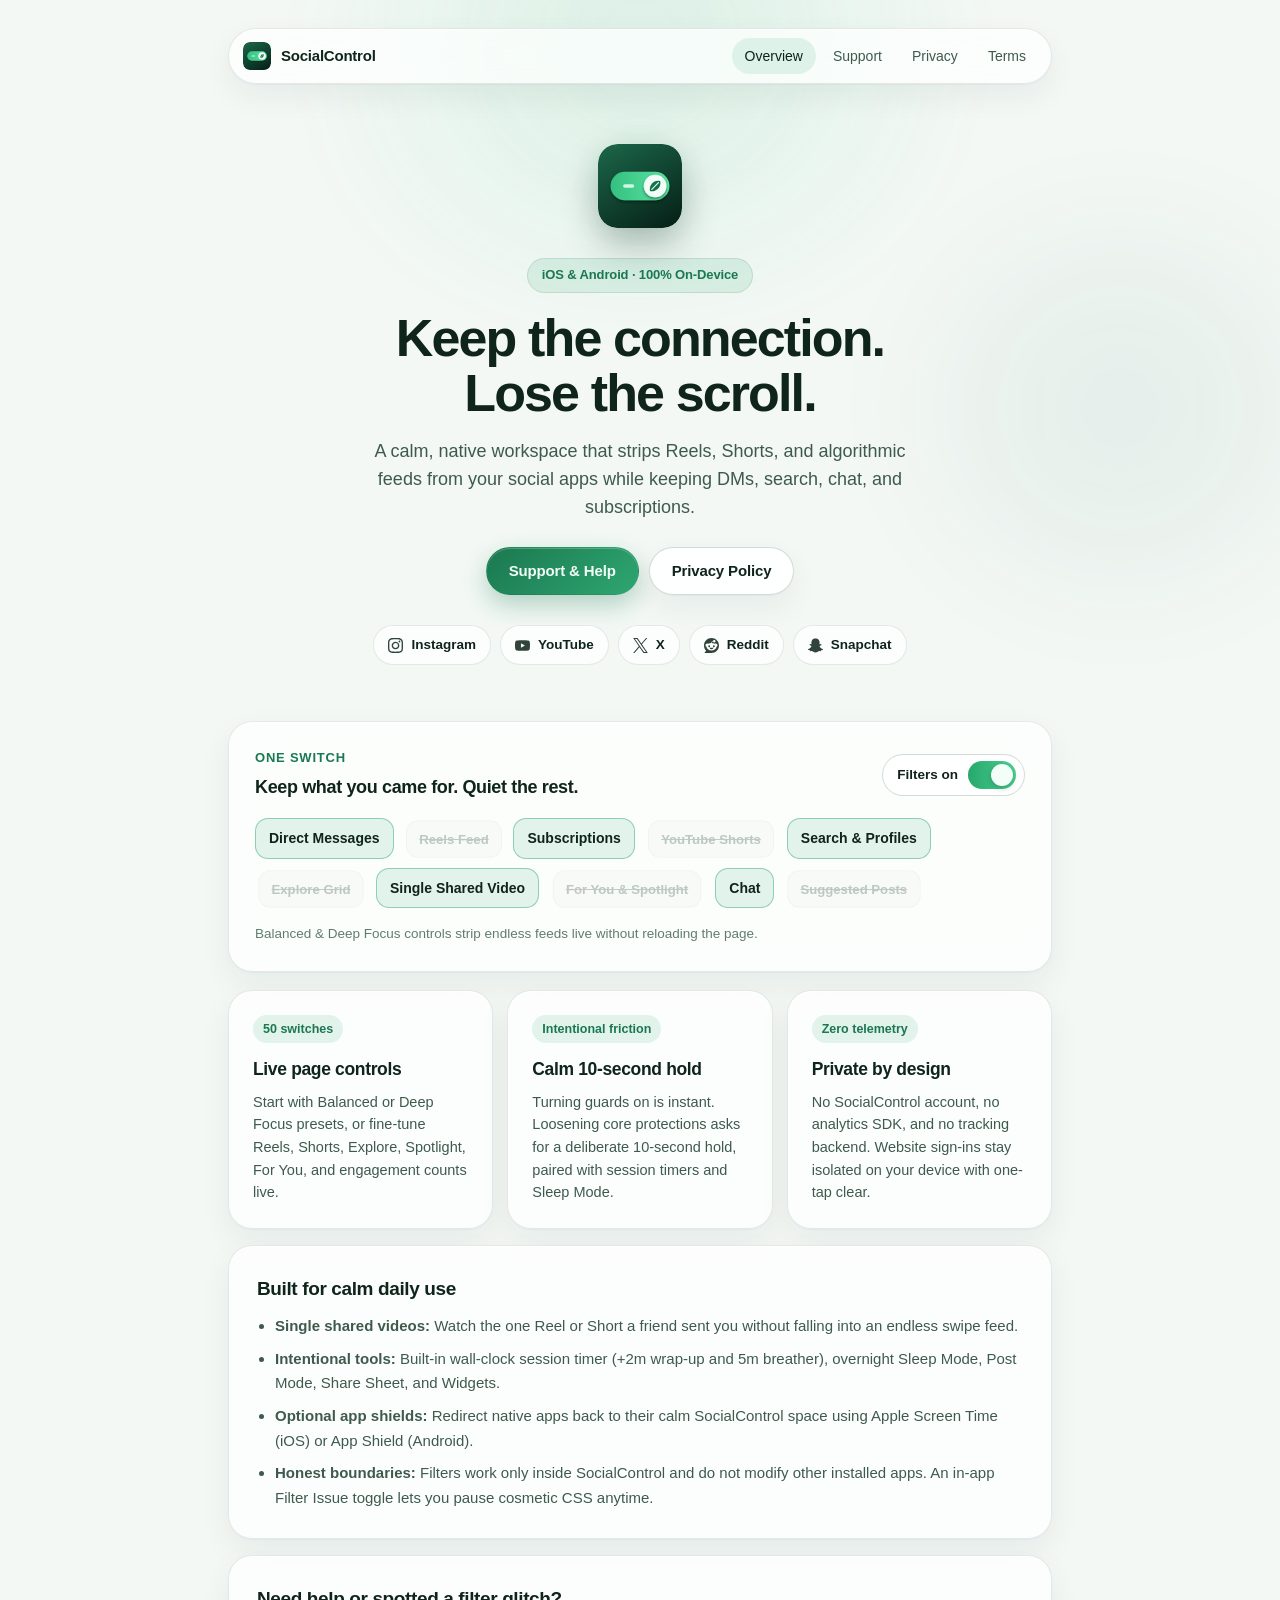
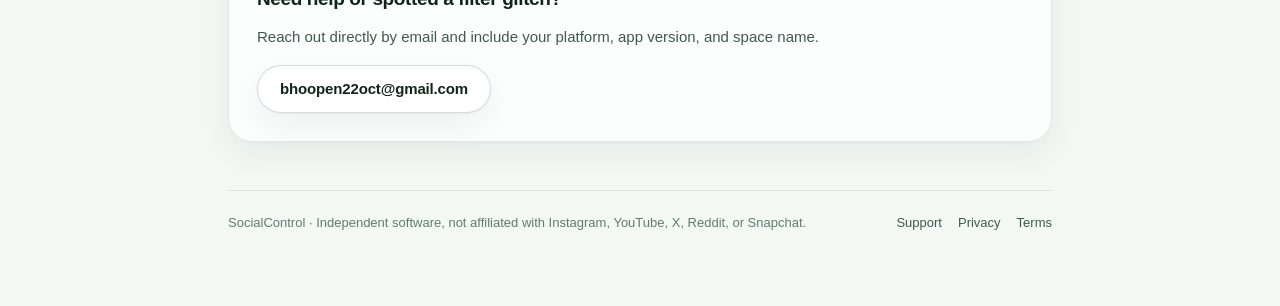
<file: index.html>
<!doctype html>
<html lang="en">
<head>
  <meta charset="utf-8">
  <meta name="viewport" content="width=device-width, initial-scale=1">
  <title>SocialControl: Keep the connection. Lose the scroll.</title>
  <meta name="description" content="SocialControl is a calm browsing workspace for iOS and Android that removes Reels, Shorts, and endless feeds while keeping DMs, Search, Chat, and Subscriptions.">
  <link rel="icon" type="image/svg+xml" href="icon.svg">
  <link rel="stylesheet" href="style.css">
</head>
<body>
  <div class="ambient" aria-hidden="true"></div>
  <div class="container">
    <header class="topbar">
      <a class="brand" href="./">
        <img src="icon.svg" alt="SocialControl icon">
        <span>SocialControl</span>
      </a>
      <nav class="nav" aria-label="Primary">
        <a href="./" aria-current="page">Overview</a>
        <a href="support.html">Support</a>
        <a href="privacy.html">Privacy</a>
        <a href="terms.html">Terms</a>
      </nav>
    </header>

    <main>
      <section class="hero">
        <div class="hero-icon-wrap enter" style="--d:0ms">
          <img class="hero-icon" src="icon.svg" alt="SocialControl app icon">
        </div>
        <div class="enter" style="--d:70ms">
          <span class="eyebrow">iOS &amp; Android &middot; 100% On-Device</span>
        </div>
        <h1 class="enter" style="--d:130ms">Keep the connection.<br>Lose the scroll.</h1>
        <p class="subtitle enter" style="--d:190ms">
          A calm, native workspace that strips Reels, Shorts, and algorithmic feeds from your social apps while keeping DMs, search, chat, and subscriptions.
        </p>
        <div class="actions enter" style="--d:250ms">
          <a class="btn btn-primary" href="support.html">Support &amp; Help</a>
          <a class="btn btn-secondary" href="privacy.html">Privacy Policy</a>
        </div>
        <div class="spaces enter" style="--d:310ms" aria-label="Supported spaces">
          <span class="space-pill">
            <svg viewBox="0 0 24 24" aria-hidden="true"><path d="M7.0301.084c-1.2768.0602-2.1487.264-2.911.5634-.7888.3075-1.4575.72-2.1228 1.3877-.6652.6677-1.075 1.3368-1.3802 2.127-.2954.7638-.4956 1.6365-.552 2.914-.0564 1.2775-.0689 1.6882-.0626 4.947.0062 3.2586.0206 3.6671.0825 4.9473.061 1.2765.264 2.1482.5635 2.9107.308.7889.72 1.4573 1.388 2.1228.6679.6655 1.3365 1.0743 2.1285 1.38.7632.295 1.6361.4961 2.9134.552 1.2773.056 1.6884.069 4.9462.0627 3.2578-.0062 3.668-.0207 4.9478-.0814 1.28-.0607 2.147-.2652 2.9098-.5633.7889-.3086 1.4578-.72 2.1228-1.3881.665-.6682 1.0745-1.3378 1.3795-2.1284.2957-.7632.4966-1.636.552-2.9124.056-1.2809.0692-1.6898.063-4.948-.0063-3.2583-.021-3.6668-.0817-4.9465-.0607-1.2797-.264-2.1487-.5633-2.9117-.3084-.7889-.72-1.4568-1.3876-2.1228C21.2982 1.33 20.628.9208 19.8378.6165 19.074.321 18.2017.1197 16.9244.0645 15.6471.0093 15.236-.005 11.977.0014 8.718.0076 8.31.0215 7.0301.0839m.1402 21.6932c-1.17-.0509-1.8053-.2453-2.2287-.408-.5606-.216-.96-.4771-1.3819-.895-.422-.4178-.6811-.8186-.9-1.378-.1644-.4234-.3624-1.058-.4171-2.228-.0595-1.2645-.072-1.6442-.079-4.848-.007-3.2037.0053-3.583.0607-4.848.05-1.169.2456-1.805.408-2.2282.216-.5613.4762-.96.895-1.3816.4188-.4217.8184-.6814 1.3783-.9003.423-.1651 1.0575-.3614 2.227-.4171 1.2655-.06 1.6447-.072 4.848-.079 3.2033-.007 3.5835.005 4.8495.0608 1.169.0508 1.8053.2445 2.228.408.5608.216.96.4754 1.3816.895.4217.4194.6816.8176.9005 1.3787.1653.4217.3617 1.056.4169 2.2263.0602 1.2655.0739 1.645.0796 4.848.0058 3.203-.0055 3.5834-.061 4.848-.051 1.17-.245 1.8055-.408 2.2294-.216.5604-.4763.96-.8954 1.3814-.419.4215-.8181.6811-1.3783.9-.4224.1649-1.0577.3617-2.2262.4174-1.2656.0595-1.6448.072-4.8493.079-3.2045.007-3.5825-.006-4.848-.0608M16.953 5.5864A1.44 1.44 0 1 0 18.39 4.144a1.44 1.44 0 0 0-1.437 1.4424M5.8385 12.012c.0067 3.4032 2.7706 6.1557 6.173 6.1493 3.4026-.0065 6.157-2.7701 6.1506-6.1733-.0065-3.4032-2.771-6.1565-6.174-6.1498-3.403.0067-6.156 2.771-6.1496 6.1738M8 12.0077a4 4 0 1 1 4.008 3.9921A3.9996 3.9996 0 0 1 8 12.0077"/></svg>
            Instagram
          </span>
          <span class="space-pill">
            <svg viewBox="0 0 24 24" aria-hidden="true"><path d="M23.498 6.186a3.016 3.016 0 0 0-2.122-2.136C19.505 3.545 12 3.545 12 3.545s-7.505 0-9.377.505A3.017 3.017 0 0 0 .502 6.186C0 8.07 0 12 0 12s0 3.93.502 5.814a3.016 3.016 0 0 0 2.122 2.136c1.871.505 9.376.505 9.376.505s7.505 0 9.377-.505a3.015 3.015 0 0 0 2.122-2.136C24 15.93 24 12 24 12s0-3.93-.502-5.814zM9.545 15.568V8.432L15.818 12l-6.273 3.568z"/></svg>
            YouTube
          </span>
          <span class="space-pill">
            <svg viewBox="0 0 24 24" aria-hidden="true"><path d="M14.234 10.162 22.977 0h-2.072l-7.591 8.824L7.251 0H.258l9.168 13.343L.258 24H2.33l8.016-9.318L16.749 24h6.993zm-2.837 3.299-.929-1.329L3.076 1.56h3.182l5.965 8.532.929 1.329 7.754 11.09h-3.182z"/></svg>
            X
          </span>
          <span class="space-pill">
            <svg viewBox="0 0 24 24" aria-hidden="true"><path d="M12 0C5.373 0 0 5.373 0 12c0 3.314 1.343 6.314 3.515 8.485l-2.286 2.286C.775 23.225 1.097 24 1.738 24H12c6.627 0 12-5.373 12-12S18.627 0 12 0Zm4.388 3.199c1.104 0 1.999.895 1.999 1.999 0 1.105-.895 2-1.999 2-.946 0-1.739-.657-1.947-1.539v.002c-1.147.162-2.032 1.15-2.032 2.341v.007c1.776.067 3.4.567 4.686 1.363.473-.363 1.064-.58 1.707-.58 1.547 0 2.802 1.254 2.802 2.802 0 1.117-.655 2.081-1.601 2.531-.088 3.256-3.637 5.876-7.997 5.876-4.361 0-7.905-2.617-7.998-5.87-.954-.447-1.614-1.415-1.614-2.538 0-1.548 1.255-2.802 2.803-2.802.645 0 1.239.218 1.712.585 1.275-.79 2.881-1.291 4.64-1.365v-.01c0-1.663 1.263-3.034 2.88-3.207.188-.911.993-1.595 1.959-1.595Zm-8.085 8.376c-.784 0-1.459.78-1.506 1.797-.047 1.016.64 1.429 1.426 1.429.786 0 1.371-.369 1.418-1.385.047-1.017-.553-1.841-1.338-1.841Zm7.406 0c-.786 0-1.385.824-1.338 1.841.047 1.017.634 1.385 1.418 1.385.785 0 1.473-.413 1.426-1.429-.046-1.017-.721-1.797-1.506-1.797Zm-3.703 4.013c-.974 0-1.907.048-2.77.135-.147.015-.241.168-.183.305.483 1.154 1.622 1.964 2.953 1.964 1.33 0 2.47-.81 2.953-1.964.057-.137-.037-.29-.184-.305-.863-.087-1.795-.135-2.769-.135Z"/></svg>
            Reddit
          </span>
          <span class="space-pill">
            <svg viewBox="0 0 24 24" aria-hidden="true"><path d="M12.206.793c.99 0 4.347.276 5.93 3.821.529 1.193.403 3.219.299 4.847l-.003.06c-.012.18-.022.345-.03.51.075.045.203.09.401.09.3-.016.659-.12 1.033-.301.165-.088.344-.104.464-.104.182 0 .359.029.509.09.45.149.734.479.734.838.015.449-.39.839-1.213 1.168-.089.029-.209.075-.344.119-.45.135-1.139.36-1.333.81-.09.224-.061.524.12.868l.015.015c.06.136 1.526 3.475 4.791 4.014.255.044.435.27.42.509 0 .075-.015.149-.045.225-.24.569-1.273.988-3.146 1.271-.059.091-.12.375-.164.57-.029.179-.074.36-.134.553-.076.271-.27.405-.555.405h-.03c-.135 0-.313-.031-.538-.074-.36-.075-.765-.135-1.273-.135-.3 0-.599.015-.913.074-.6.104-1.123.464-1.723.884-.853.599-1.826 1.288-3.294 1.288-.06 0-.119-.015-.18-.015h-.149c-1.468 0-2.427-.675-3.279-1.288-.599-.42-1.107-.779-1.707-.884-.314-.045-.629-.074-.928-.074-.54 0-.958.089-1.272.149-.211.043-.391.074-.54.074-.374 0-.523-.224-.583-.42-.061-.192-.09-.389-.135-.567-.046-.181-.105-.494-.166-.57-1.918-.222-2.95-.642-3.189-1.226-.031-.063-.052-.15-.055-.225-.015-.243.165-.465.42-.509 3.264-.54 4.73-3.879 4.791-4.02l.016-.029c.18-.345.224-.645.119-.869-.195-.434-.884-.658-1.332-.809-.121-.029-.24-.074-.346-.119-1.107-.435-1.257-.93-1.197-1.273.09-.479.674-.793 1.168-.793.146 0 .27.029.383.074.42.194.789.3 1.104.3.234 0 .384-.06.465-.105l-.046-.569c-.098-1.626-.225-3.651.307-4.837C7.392 1.077 10.739.807 11.727.807l.419-.015h.06z"/></svg>
            Snapchat
          </span>
        </div>
      </section>

      <section class="preview-card is-filtered" id="switchPreview" data-reveal>
        <div class="preview-head">
          <div>
            <p class="preview-label">One switch</p>
            <h2 class="preview-title">Keep what you came for. Quiet the rest.</h2>
          </div>
          <button type="button" class="switch-btn" id="demoSwitch" aria-pressed="true">
            <span id="demoSwitchText">Filters on</span>
            <span class="switch-track" aria-hidden="true"><span class="switch-knob"></span></span>
          </button>
        </div>
        <div class="feed-chips">
          <span class="chip chip-keep">Direct Messages</span>
          <span class="chip chip-noise">Reels Feed</span>
          <span class="chip chip-keep">Subscriptions</span>
          <span class="chip chip-noise">YouTube Shorts</span>
          <span class="chip chip-keep">Search &amp; Profiles</span>
          <span class="chip chip-noise">Explore Grid</span>
          <span class="chip chip-keep">Single Shared Video</span>
          <span class="chip chip-noise">For You &amp; Spotlight</span>
          <span class="chip chip-keep">Chat</span>
          <span class="chip chip-noise">Suggested Posts</span>
        </div>
        <p class="preview-caption" id="demoCaption">Balanced &amp; Deep Focus controls strip endless feeds live without reloading the page.</p>
      </section>

      <section class="grid" aria-label="Key capabilities">
        <article class="card" data-reveal style="--rd:40ms">
          <span class="card-kicker">50 switches</span>
          <h2>Live page controls</h2>
          <p>Start with Balanced or Deep Focus presets, or fine-tune Reels, Shorts, Explore, Spotlight, For You, and engagement counts live.</p>
        </article>
        <article class="card" data-reveal style="--rd:110ms">
          <span class="card-kicker">Intentional friction</span>
          <h2>Calm 10-second hold</h2>
          <p>Turning guards on is instant. Loosening core protections asks for a deliberate 10-second hold, paired with session timers and Sleep Mode.</p>
        </article>
        <article class="card" data-reveal style="--rd:180ms">
          <span class="card-kicker">Zero telemetry</span>
          <h2>Private by design</h2>
          <p>No SocialControl account, no analytics SDK, and no tracking backend. Website sign-ins stay isolated on your device with one-tap clear.</p>
        </article>
      </section>

      <section class="section-card" data-reveal>
        <h2>Built for calm daily use</h2>
        <ul>
          <li><strong>Single shared videos:</strong> Watch the one Reel or Short a friend sent you without falling into an endless swipe feed.</li>
          <li><strong>Intentional tools:</strong> Built-in wall-clock session timer (+2m wrap-up and 5m breather), overnight Sleep Mode, Post Mode, Share Sheet, and Widgets.</li>
          <li><strong>Optional app shields:</strong> Redirect native apps back to their calm SocialControl space using Apple Screen Time (iOS) or App Shield (Android).</li>
          <li><strong>Honest boundaries:</strong> Filters work only inside SocialControl and do not modify other installed apps. An in-app Filter Issue toggle lets you pause cosmetic CSS anytime.</li>
        </ul>
      </section>

      <section class="section-card support-box" data-reveal>
        <div>
          <h2>Need help or spotted a filter glitch?</h2>
          <p>Reach out directly by email and include your platform, app version, and space name.</p>
        </div>
        <a class="btn btn-secondary" href="mailto:bhoopen22oct@gmail.com">bhoopen22oct@gmail.com</a>
      </section>
    </main>

    <footer>
      <span>SocialControl &middot; Independent software, not affiliated with Instagram, YouTube, X, Reddit, or Snapchat.</span>
      <div class="links">
        <a href="support.html">Support</a>
        <a href="privacy.html">Privacy</a>
        <a href="terms.html">Terms</a>
      </div>
    </footer>
  </div>

  <script>
    (function () {
      document.documentElement.classList.add("js-ready");

      var revealNodes = document.querySelectorAll("[data-reveal]");
      if ("IntersectionObserver" in window) {
        var io = new IntersectionObserver(function (entries) {
          entries.forEach(function (entry) {
            if (entry.isIntersecting) {
              entry.target.classList.add("is-visible");
              io.unobserve(entry.target);
            }
          });
        }, { threshold: 0.12, rootMargin: "0px 0px -24px 0px" });
        revealNodes.forEach(function (el) { io.observe(el); });
      } else {
        revealNodes.forEach(function (el) { el.classList.add("is-visible"); });
      }

      var btn = document.getElementById("demoSwitch");
      var card = document.getElementById("switchPreview");
      var text = document.getElementById("demoSwitchText");
      var caption = document.getElementById("demoCaption");
      if (btn && card) {
        btn.addEventListener("click", function () {
          var next = btn.getAttribute("aria-pressed") !== "true";
          btn.setAttribute("aria-pressed", String(next));
          card.classList.toggle("is-filtered", next);
          text.textContent = next ? "Filters on" : "Standard feed";
          caption.textContent = next
            ? "Balanced & Deep Focus controls strip endless feeds live without reloading the page."
            : "Without filters, short-form feeds and algorithmic recommendations compete for attention.";
        });
      }
    })();
  </script>
</body>
</html>
</file>
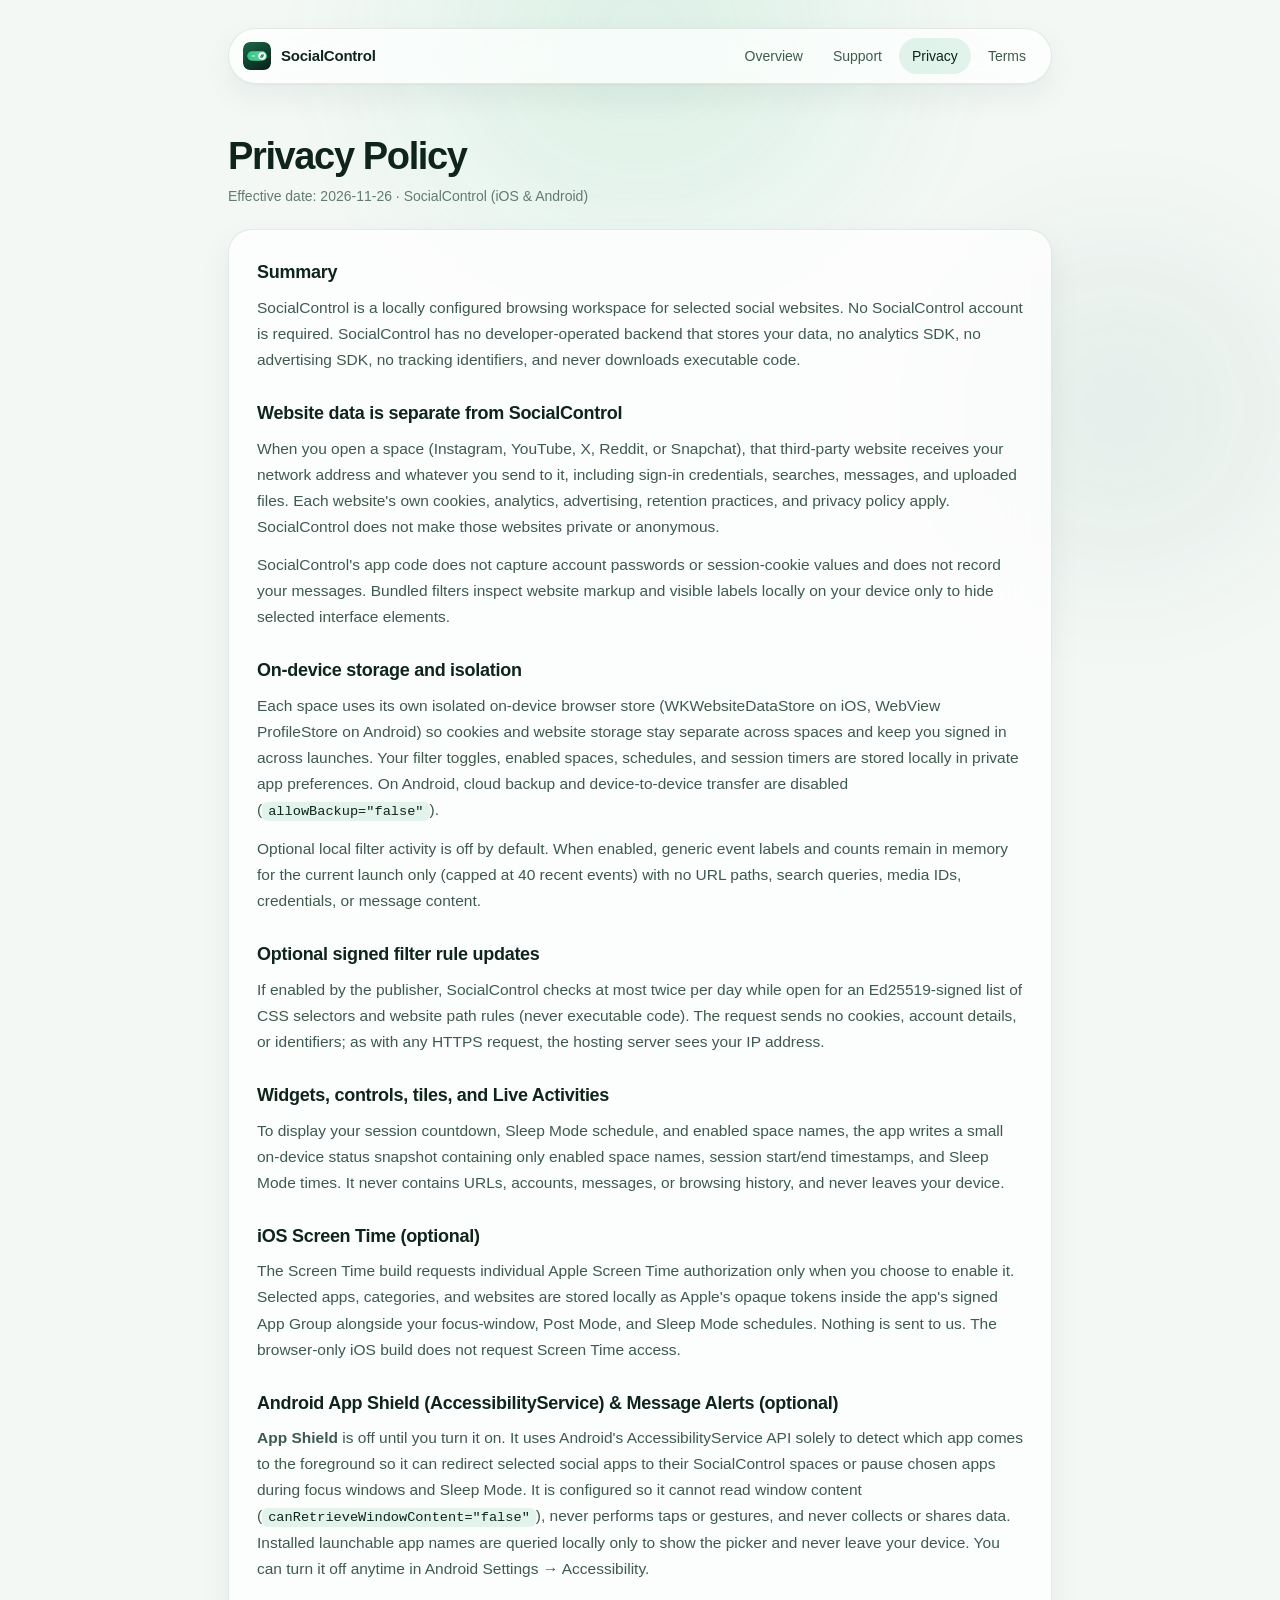
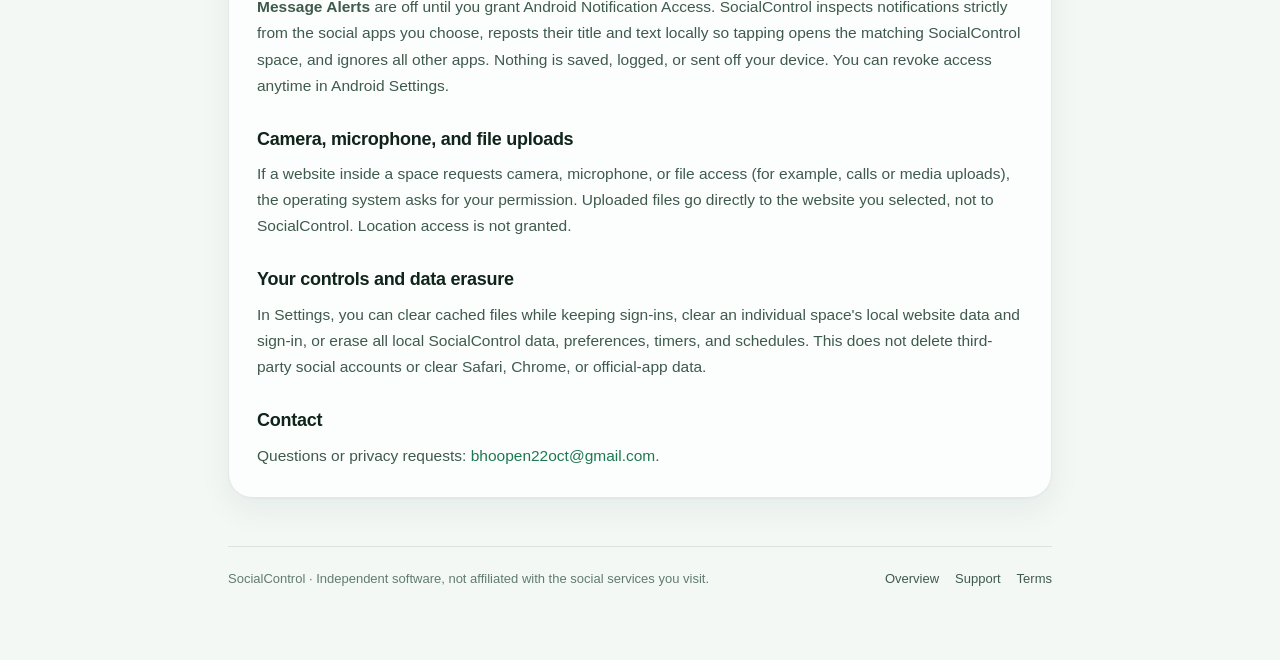
<file: privacy.html>
<!doctype html>
<html lang="en">
<head>
  <meta charset="utf-8">
  <meta name="viewport" content="width=device-width, initial-scale=1">
  <title>Privacy Policy - SocialControl</title>
  <meta name="description" content="Privacy Policy for SocialControl on iOS and Android.">
  <link rel="icon" type="image/svg+xml" href="icon.svg">
  <link rel="stylesheet" href="style.css">
</head>
<body>
  <div class="ambient" aria-hidden="true"></div>
  <div class="container">
    <header class="topbar">
      <a class="brand" href="./">
        <img src="icon.svg" alt="SocialControl icon">
        <span>SocialControl</span>
      </a>
      <nav class="nav" aria-label="Primary">
        <a href="./">Overview</a>
        <a href="support.html">Support</a>
        <a href="privacy.html" aria-current="page">Privacy</a>
        <a href="terms.html">Terms</a>
      </nav>
    </header>

    <main>
      <div class="doc-header enter" style="--d:0ms">
        <h1>Privacy Policy</h1>
        <p class="meta">Effective date: 2026-11-26 &middot; SocialControl (iOS &amp; Android)</p>
      </div>

      <article class="section-card doc-body enter" style="--d:90ms">
        <h2>Summary</h2>
        <p>SocialControl is a locally configured browsing workspace for selected social websites. No SocialControl account is required. SocialControl has no developer-operated backend that stores your data, no analytics SDK, no advertising SDK, no tracking identifiers, and never downloads executable code.</p>

        <h2>Website data is separate from SocialControl</h2>
        <p>When you open a space (Instagram, YouTube, X, Reddit, or Snapchat), that third-party website receives your network address and whatever you send to it, including sign-in credentials, searches, messages, and uploaded files. Each website's own cookies, analytics, advertising, retention practices, and privacy policy apply. SocialControl does not make those websites private or anonymous.</p>
        <p>SocialControl's app code does not capture account passwords or session-cookie values and does not record your messages. Bundled filters inspect website markup and visible labels locally on your device only to hide selected interface elements.</p>

        <h2>On-device storage and isolation</h2>
        <p>Each space uses its own isolated on-device browser store (WKWebsiteDataStore on iOS, WebView ProfileStore on Android) so cookies and website storage stay separate across spaces and keep you signed in across launches. Your filter toggles, enabled spaces, schedules, and session timers are stored locally in private app preferences. On Android, cloud backup and device-to-device transfer are disabled (<code>allowBackup="false"</code>).</p>
        <p>Optional local filter activity is off by default. When enabled, generic event labels and counts remain in memory for the current launch only (capped at 40 recent events) with no URL paths, search queries, media IDs, credentials, or message content.</p>

        <h2>Optional signed filter rule updates</h2>
        <p>If enabled by the publisher, SocialControl checks at most twice per day while open for an Ed25519-signed list of CSS selectors and website path rules (never executable code). The request sends no cookies, account details, or identifiers; as with any HTTPS request, the hosting server sees your IP address.</p>

        <h2>Widgets, controls, tiles, and Live Activities</h2>
        <p>To display your session countdown, Sleep Mode schedule, and enabled space names, the app writes a small on-device status snapshot containing only enabled space names, session start/end timestamps, and Sleep Mode times. It never contains URLs, accounts, messages, or browsing history, and never leaves your device.</p>

        <h2>iOS Screen Time (optional)</h2>
        <p>The Screen Time build requests individual Apple Screen Time authorization only when you choose to enable it. Selected apps, categories, and websites are stored locally as Apple's opaque tokens inside the app's signed App Group alongside your focus-window, Post Mode, and Sleep Mode schedules. Nothing is sent to us. The browser-only iOS build does not request Screen Time access.</p>

        <h2>Android App Shield (AccessibilityService) &amp; Message Alerts (optional)</h2>
        <p><strong>App Shield</strong> is off until you turn it on. It uses Android's AccessibilityService API solely to detect which app comes to the foreground so it can redirect selected social apps to their SocialControl spaces or pause chosen apps during focus windows and Sleep Mode. It is configured so it cannot read window content (<code>canRetrieveWindowContent="false"</code>), never performs taps or gestures, and never collects or shares data. Installed launchable app names are queried locally only to show the picker and never leave your device. You can turn it off anytime in Android Settings &rarr; Accessibility.</p>
        <p><strong>Message Alerts</strong> are off until you grant Android Notification Access. SocialControl inspects notifications strictly from the social apps you choose, reposts their title and text locally so tapping opens the matching SocialControl space, and ignores all other apps. Nothing is saved, logged, or sent off your device. You can revoke access anytime in Android Settings.</p>

        <h2>Camera, microphone, and file uploads</h2>
        <p>If a website inside a space requests camera, microphone, or file access (for example, calls or media uploads), the operating system asks for your permission. Uploaded files go directly to the website you selected, not to SocialControl. Location access is not granted.</p>

        <h2>Your controls and data erasure</h2>
        <p>In Settings, you can clear cached files while keeping sign-ins, clear an individual space's local website data and sign-in, or erase all local SocialControl data, preferences, timers, and schedules. This does not delete third-party social accounts or clear Safari, Chrome, or official-app data.</p>

        <h2>Contact</h2>
        <p>Questions or privacy requests: <a href="mailto:bhoopen22oct@gmail.com">bhoopen22oct@gmail.com</a>.</p>
      </article>
    </main>

    <footer>
      <span>SocialControl &middot; Independent software, not affiliated with the social services you visit.</span>
      <div class="links">
        <a href="./">Overview</a>
        <a href="support.html">Support</a>
        <a href="terms.html">Terms</a>
      </div>
    </footer>
  </div>
</body>
</html>
</file>
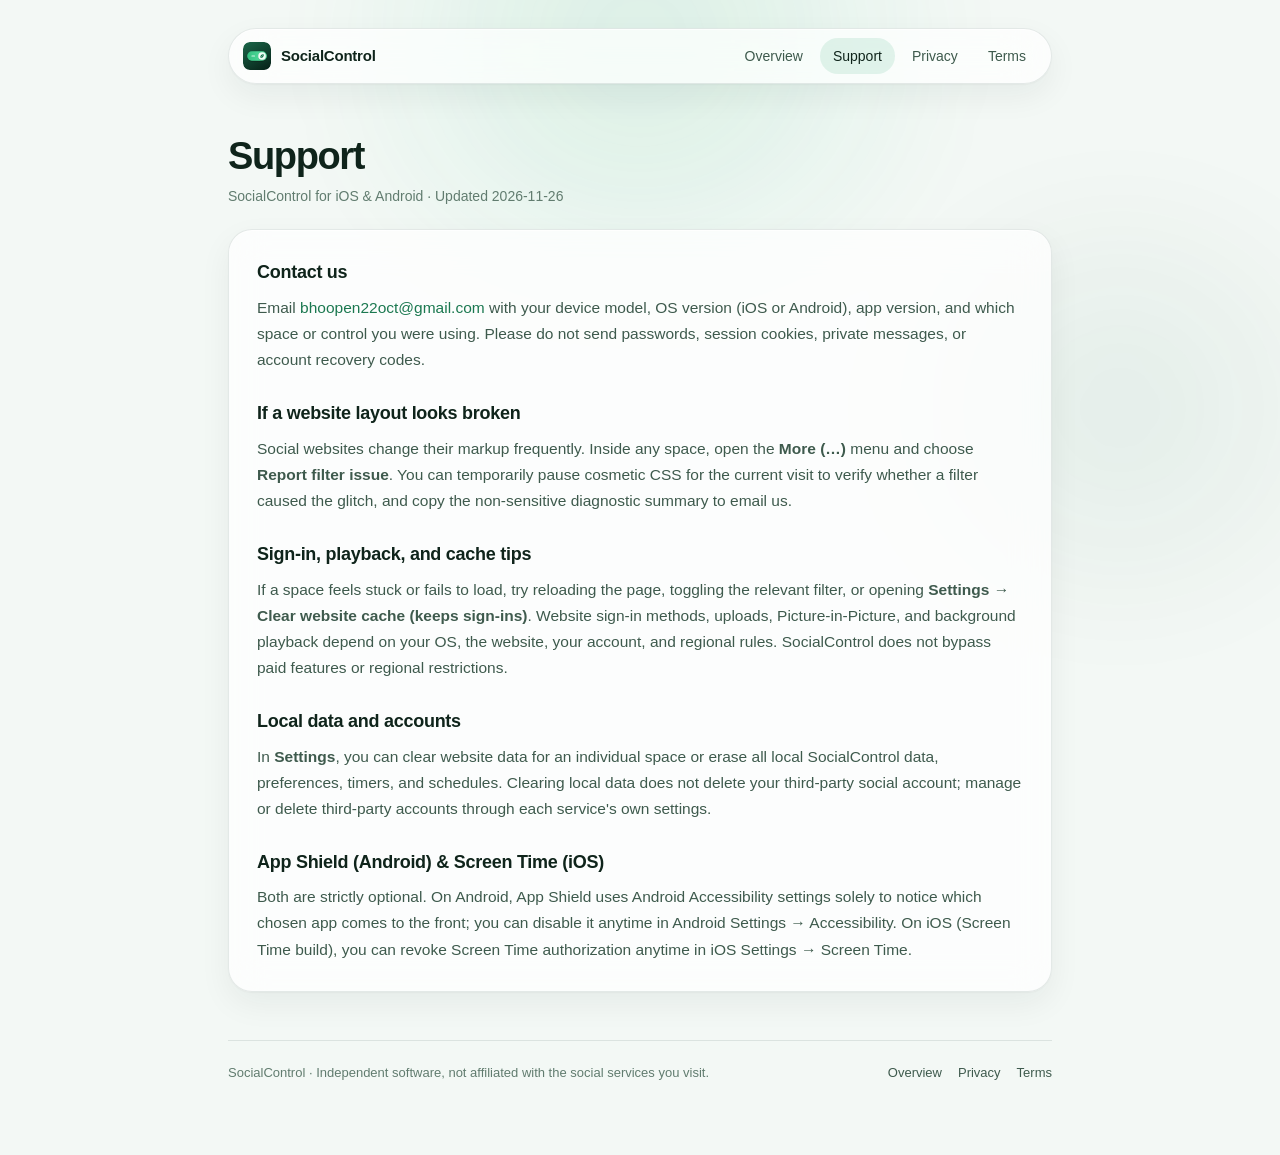
<file: support.html>
<!doctype html>
<html lang="en">
<head>
  <meta charset="utf-8">
  <meta name="viewport" content="width=device-width, initial-scale=1">
  <title>Support - SocialControl</title>
  <meta name="description" content="Support and troubleshooting for SocialControl on iOS and Android.">
  <link rel="icon" type="image/svg+xml" href="icon.svg">
  <link rel="stylesheet" href="style.css">
</head>
<body>
  <div class="ambient" aria-hidden="true"></div>
  <div class="container">
    <header class="topbar">
      <a class="brand" href="./">
        <img src="icon.svg" alt="SocialControl icon">
        <span>SocialControl</span>
      </a>
      <nav class="nav" aria-label="Primary">
        <a href="./">Overview</a>
        <a href="support.html" aria-current="page">Support</a>
        <a href="privacy.html">Privacy</a>
        <a href="terms.html">Terms</a>
      </nav>
    </header>

    <main>
      <div class="doc-header enter" style="--d:0ms">
        <h1>Support</h1>
        <p class="meta">SocialControl for iOS &amp; Android &middot; Updated 2026-11-26</p>
      </div>

      <article class="section-card doc-body enter" style="--d:90ms">
        <h2>Contact us</h2>
        <p>Email <a href="mailto:bhoopen22oct@gmail.com">bhoopen22oct@gmail.com</a> with your device model, OS version (iOS or Android), app version, and which space or control you were using. Please do not send passwords, session cookies, private messages, or account recovery codes.</p>

        <h2>If a website layout looks broken</h2>
        <p>Social websites change their markup frequently. Inside any space, open the <strong>More (&hellip;)</strong> menu and choose <strong>Report filter issue</strong>. You can temporarily pause cosmetic CSS for the current visit to verify whether a filter caused the glitch, and copy the non-sensitive diagnostic summary to email us.</p>

        <h2>Sign-in, playback, and cache tips</h2>
        <p>If a space feels stuck or fails to load, try reloading the page, toggling the relevant filter, or opening <strong>Settings &rarr; Clear website cache (keeps sign-ins)</strong>. Website sign-in methods, uploads, Picture-in-Picture, and background playback depend on your OS, the website, your account, and regional rules. SocialControl does not bypass paid features or regional restrictions.</p>

        <h2>Local data and accounts</h2>
        <p>In <strong>Settings</strong>, you can clear website data for an individual space or erase all local SocialControl data, preferences, timers, and schedules. Clearing local data does not delete your third-party social account; manage or delete third-party accounts through each service's own settings.</p>

        <h2>App Shield (Android) &amp; Screen Time (iOS)</h2>
        <p>Both are strictly optional. On Android, App Shield uses Android Accessibility settings solely to notice which chosen app comes to the front; you can disable it anytime in Android Settings &rarr; Accessibility. On iOS (Screen Time build), you can revoke Screen Time authorization anytime in iOS Settings &rarr; Screen Time.</p>
      </article>
    </main>

    <footer>
      <span>SocialControl &middot; Independent software, not affiliated with the social services you visit.</span>
      <div class="links">
        <a href="./">Overview</a>
        <a href="privacy.html">Privacy</a>
        <a href="terms.html">Terms</a>
      </div>
    </footer>
  </div>
</body>
</html>
</file>
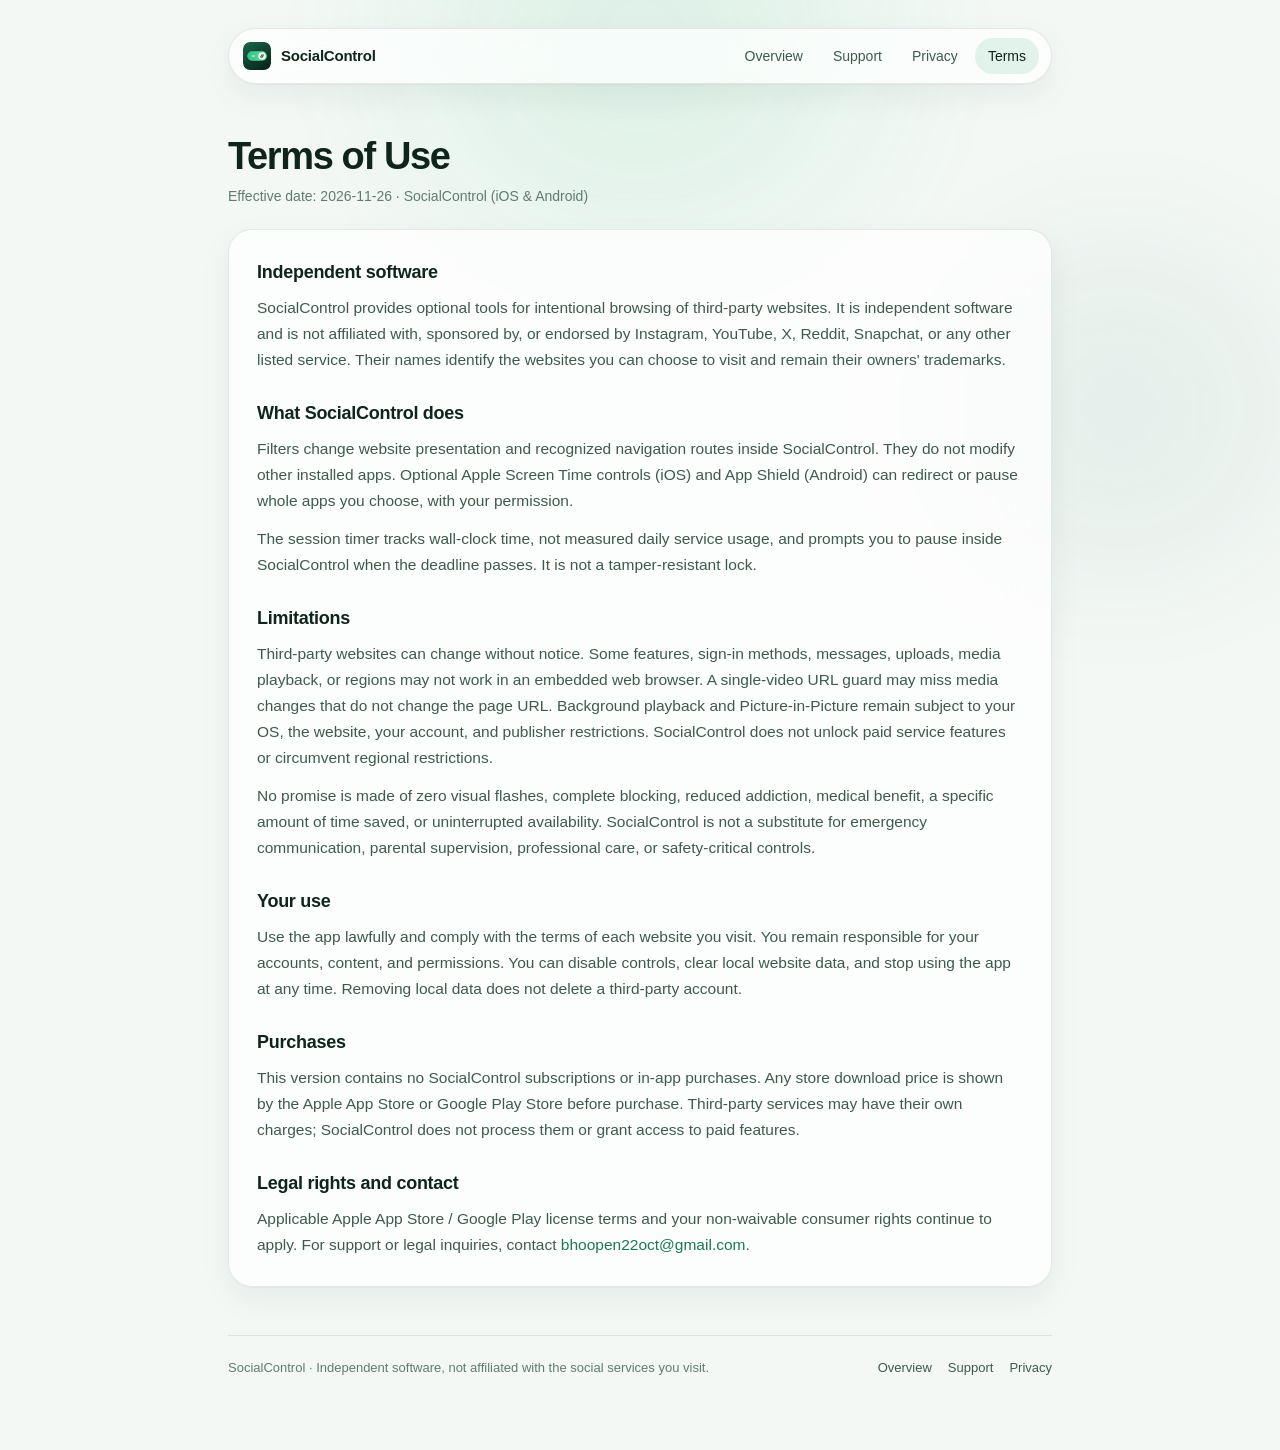
<file: terms.html>
<!doctype html>
<html lang="en">
<head>
  <meta charset="utf-8">
  <meta name="viewport" content="width=device-width, initial-scale=1">
  <title>Terms of Use - SocialControl</title>
  <meta name="description" content="Terms of Use for SocialControl on iOS and Android.">
  <link rel="icon" type="image/svg+xml" href="icon.svg">
  <link rel="stylesheet" href="style.css">
</head>
<body>
  <div class="ambient" aria-hidden="true"></div>
  <div class="container">
    <header class="topbar">
      <a class="brand" href="./">
        <img src="icon.svg" alt="SocialControl icon">
        <span>SocialControl</span>
      </a>
      <nav class="nav" aria-label="Primary">
        <a href="./">Overview</a>
        <a href="support.html">Support</a>
        <a href="privacy.html">Privacy</a>
        <a href="terms.html" aria-current="page">Terms</a>
      </nav>
    </header>

    <main>
      <div class="doc-header enter" style="--d:0ms">
        <h1>Terms of Use</h1>
        <p class="meta">Effective date: 2026-11-26 &middot; SocialControl (iOS &amp; Android)</p>
      </div>

      <article class="section-card doc-body enter" style="--d:90ms">
        <h2>Independent software</h2>
        <p>SocialControl provides optional tools for intentional browsing of third-party websites. It is independent software and is not affiliated with, sponsored by, or endorsed by Instagram, YouTube, X, Reddit, Snapchat, or any other listed service. Their names identify the websites you can choose to visit and remain their owners' trademarks.</p>

        <h2>What SocialControl does</h2>
        <p>Filters change website presentation and recognized navigation routes inside SocialControl. They do not modify other installed apps. Optional Apple Screen Time controls (iOS) and App Shield (Android) can redirect or pause whole apps you choose, with your permission.</p>
        <p>The session timer tracks wall-clock time, not measured daily service usage, and prompts you to pause inside SocialControl when the deadline passes. It is not a tamper-resistant lock.</p>

        <h2>Limitations</h2>
        <p>Third-party websites can change without notice. Some features, sign-in methods, messages, uploads, media playback, or regions may not work in an embedded web browser. A single-video URL guard may miss media changes that do not change the page URL. Background playback and Picture-in-Picture remain subject to your OS, the website, your account, and publisher restrictions. SocialControl does not unlock paid service features or circumvent regional restrictions.</p>
        <p>No promise is made of zero visual flashes, complete blocking, reduced addiction, medical benefit, a specific amount of time saved, or uninterrupted availability. SocialControl is not a substitute for emergency communication, parental supervision, professional care, or safety-critical controls.</p>

        <h2>Your use</h2>
        <p>Use the app lawfully and comply with the terms of each website you visit. You remain responsible for your accounts, content, and permissions. You can disable controls, clear local website data, and stop using the app at any time. Removing local data does not delete a third-party account.</p>

        <h2>Purchases</h2>
        <p>This version contains no SocialControl subscriptions or in-app purchases. Any store download price is shown by the Apple App Store or Google Play Store before purchase. Third-party services may have their own charges; SocialControl does not process them or grant access to paid features.</p>

        <h2>Legal rights and contact</h2>
        <p>Applicable Apple App Store / Google Play license terms and your non-waivable consumer rights continue to apply. For support or legal inquiries, contact <a href="mailto:bhoopen22oct@gmail.com">bhoopen22oct@gmail.com</a>.</p>
      </article>
    </main>

    <footer>
      <span>SocialControl &middot; Independent software, not affiliated with the social services you visit.</span>
      <div class="links">
        <a href="./">Overview</a>
        <a href="support.html">Support</a>
        <a href="privacy.html">Privacy</a>
      </div>
    </footer>
  </div>
</body>
</html>
</file>
<file: style.css>
:root {
  --bg: #f3f8f5;
  --bg-glow-1: rgba(52, 192, 128, 0.16);
  --bg-glow-2: rgba(26, 98, 70, 0.09);
  --surface: rgba(255, 255, 255, 0.74);
  --surface-hover: rgba(255, 255, 255, 0.90);
  --surface-strong: rgba(255, 255, 255, 0.92);
  --border: rgba(16, 56, 40, 0.10);
  --border-strong: rgba(16, 56, 40, 0.18);
  --highlight: rgba(255, 255, 255, 0.75);
  --text: #0f241b;
  --text-secondary: #3e5a4d;
  --text-tertiary: #617c6f;
  --accent: #1b7850;
  --accent-bright: #2ea671;
  --accent-soft: rgba(46, 166, 113, 0.13);
  --accent-glow: rgba(46, 166, 113, 0.28);
  --pill-bg: rgba(255, 255, 255, 0.74);
  --track-off: rgba(16, 48, 35, 0.16);
  --danger-soft: rgba(16, 36, 27, 0.06);
  --shadow: 0 12px 32px rgba(10, 36, 26, 0.06), 0 1px 2px rgba(10, 36, 26, 0.04);
  --shadow-hover: 0 20px 44px rgba(10, 36, 26, 0.11), 0 2px 6px rgba(10, 36, 26, 0.05);
  --radius-card: 24px;
  --radius-pill: 999px;
  --ease-spring: cubic-bezier(0.22, 1, 0.36, 1);
}

@media (prefers-color-scheme: dark) {
  :root {
    --bg: #06120d;
    --bg-glow-1: rgba(52, 192, 128, 0.20);
    --bg-glow-2: rgba(26, 98, 70, 0.24);
    --surface: rgba(14, 34, 26, 0.66);
    --surface-hover: rgba(18, 43, 33, 0.80);
    --surface-strong: rgba(20, 46, 35, 0.88);
    --border: rgba(222, 250, 236, 0.10);
    --border-strong: rgba(222, 250, 236, 0.20);
    --highlight: rgba(222, 250, 236, 0.08);
    --text: #eef9f3;
    --text-secondary: #a4c2b3;
    --text-tertiary: #759586;
    --accent: #45d18f;
    --accent-bright: #5ce4a4;
    --accent-soft: rgba(69, 209, 143, 0.15);
    --accent-glow: rgba(69, 209, 143, 0.34);
    --pill-bg: rgba(18, 43, 33, 0.72);
    --track-off: rgba(222, 250, 236, 0.16);
    --danger-soft: rgba(222, 250, 236, 0.06);
    --shadow: 0 16px 40px rgba(0, 0, 0, 0.36), 0 1px 2px rgba(0, 0, 0, 0.24);
    --shadow-hover: 0 24px 52px rgba(0, 0, 0, 0.48), 0 2px 8px rgba(0, 0, 0, 0.30);
  }
}

*, *::before, *::after {
  box-sizing: border-box;
}

html {
  -webkit-text-size-adjust: 100%;
  color-scheme: light dark;
  scroll-behavior: smooth;
}

body {
  margin: 0;
  min-height: 100vh;
  font-family: -apple-system, BlinkMacSystemFont, "SF Pro Display", "SF Pro Text", "Segoe UI", Roboto, Helvetica, Arial, sans-serif;
  font-size: 16px;
  line-height: 1.6;
  color: var(--text);
  background: var(--bg);
  -webkit-font-smoothing: antialiased;
  overflow-x: hidden;
  position: relative;
}

/* Soft ambient background aura */
.ambient {
  position: fixed;
  inset: 0;
  z-index: -1;
  pointer-events: none;
  overflow: hidden;
}

.ambient::before,
.ambient::after {
  content: "";
  position: absolute;
  border-radius: 50%;
  filter: blur(72px);
  opacity: 0.9;
  will-change: transform;
}

.ambient::before {
  width: min(760px, 110vw);
  height: 440px;
  top: -180px;
  left: 50%;
  transform: translateX(-50%);
  background: radial-gradient(circle, var(--bg-glow-1) 0%, transparent 72%);
  animation: driftA 16s ease-in-out infinite alternate;
}

.ambient::after {
  width: min(560px, 90vw);
  height: 420px;
  top: 22%;
  right: -120px;
  background: radial-gradient(circle, var(--bg-glow-2) 0%, transparent 72%);
  animation: driftB 20s ease-in-out infinite alternate;
}

@keyframes driftA {
  0% { transform: translate(-50%, 0) scale(1); }
  100% { transform: translate(-46%, 24px) scale(1.06); }
}

@keyframes driftB {
  0% { transform: translate(0, 0) scale(1); }
  100% { transform: translate(-36px, -28px) scale(1.08); }
}

a {
  color: var(--accent);
  text-decoration: none;
}

a:hover {
  text-decoration: underline;
  text-underline-offset: 3px;
}

.container {
  width: 100%;
  max-width: 880px;
  margin: 0 auto;
  padding: clamp(16px, 3vw, 28px) clamp(16px, 4vw, 28px) 72px;
}

/* Sticky Liquid Glass Topbar */
.topbar {
  position: sticky;
  top: 14px;
  z-index: 20;
  display: flex;
  align-items: center;
  justify-content: space-between;
  gap: 12px;
  padding: 9px 12px;
  margin-bottom: clamp(32px, 6vw, 52px);
  background: var(--surface);
  border: 1px solid var(--border);
  box-shadow: inset 0 1px 0 var(--highlight), var(--shadow);
  border-radius: var(--radius-pill);
  backdrop-filter: blur(22px) saturate(150%);
  -webkit-backdrop-filter: blur(22px) saturate(150%);
  transition: background 0.25s var(--ease-spring), border-color 0.25s var(--ease-spring), box-shadow 0.25s var(--ease-spring);
}

.brand {
  display: inline-flex;
  align-items: center;
  gap: 10px;
  color: var(--text);
  font-weight: 660;
  font-size: 15px;
  letter-spacing: -0.015em;
  text-decoration: none;
  padding: 2px 6px 2px 2px;
  flex-shrink: 0;
}

.brand:hover {
  text-decoration: none;
}

.brand img {
  width: 28px;
  height: 28px;
  border-radius: 7px;
  display: block;
  transition: transform 0.3s var(--ease-spring);
}

.brand:hover img {
  transform: scale(1.06) rotate(-3deg);
}

.nav {
  display: flex;
  align-items: center;
  gap: 4px;
  flex-wrap: wrap;
  justify-content: flex-end;
}

.nav a {
  color: var(--text-secondary);
  font-size: 14px;
  font-weight: 520;
  padding: 7px 13px;
  border-radius: var(--radius-pill);
  transition: background 0.2s var(--ease-spring), color 0.2s var(--ease-spring), transform 0.15s var(--ease-spring);
}

.nav a:hover,
.nav a[aria-current="page"] {
  color: var(--text);
  background: var(--accent-soft);
  text-decoration: none;
}

.nav a:active {
  transform: scale(0.96);
}

/* Entrance animation */
.enter {
  opacity: 0;
  transform: translateY(16px);
  animation: fadeUp 0.7s var(--ease-spring) forwards;
  animation-delay: var(--d, 0ms);
}

@keyframes fadeUp {
  to {
    opacity: 1;
    transform: translateY(0);
  }
}

/* Scroll reveal (progressive enhancement) */
.js-ready [data-reveal] {
  opacity: 0;
  transform: translateY(20px);
  transition: opacity 0.65s var(--ease-spring), transform 0.65s var(--ease-spring);
  transition-delay: var(--rd, 0ms);
}

.js-ready [data-reveal].is-visible {
  opacity: 1;
  transform: translateY(0);
}

/* Hero */
.hero {
  text-align: center;
  padding: 8px 0 clamp(28px, 5vw, 44px);
}

.hero-icon-wrap {
  position: relative;
  display: inline-block;
  margin-bottom: 22px;
}

.hero-icon-wrap::before {
  content: "";
  position: absolute;
  inset: -10px;
  border-radius: 28px;
  background: radial-gradient(circle, var(--accent-glow) 0%, transparent 70%);
  filter: blur(16px);
  z-index: -1;
  animation: pulseGlow 5s ease-in-out infinite alternate;
}

@keyframes pulseGlow {
  0% { opacity: 0.55; transform: scale(0.95); }
  100% { opacity: 0.95; transform: scale(1.08); }
}

.hero-icon {
  width: clamp(72px, 14vw, 84px);
  height: clamp(72px, 14vw, 84px);
  border-radius: 20px;
  box-shadow: 0 18px 36px rgba(7, 36, 26, 0.26);
  display: block;
  transition: transform 0.45s var(--ease-spring), box-shadow 0.45s var(--ease-spring);
}

.hero-icon:hover {
  transform: translateY(-4px) scale(1.03);
  box-shadow: 0 24px 44px rgba(7, 36, 26, 0.34);
}

.eyebrow {
  display: inline-flex;
  align-items: center;
  gap: 8px;
  padding: 6px 14px;
  border-radius: var(--radius-pill);
  background: var(--accent-soft);
  border: 1px solid var(--border);
  color: var(--accent);
  font-size: 13px;
  font-weight: 600;
  letter-spacing: -0.01em;
  margin-bottom: 18px;
}

h1 {
  margin: 0 auto 16px;
  max-width: 660px;
  font-size: clamp(34px, 6.8vw, 52px);
  line-height: 1.06;
  letter-spacing: -0.036em;
  font-weight: 740;
}

.subtitle {
  margin: 0 auto 26px;
  max-width: 580px;
  font-size: clamp(16px, 2.4vw, 18px);
  line-height: 1.56;
  color: var(--text-secondary);
}

.actions {
  display: flex;
  justify-content: center;
  align-items: center;
  gap: 10px;
  flex-wrap: wrap;
  margin-bottom: 30px;
}

.btn {
  display: inline-flex;
  align-items: center;
  justify-content: center;
  gap: 8px;
  min-height: 44px;
  padding: 11px 22px;
  border-radius: var(--radius-pill);
  font-size: 15px;
  font-weight: 600;
  letter-spacing: -0.01em;
  text-decoration: none;
  cursor: pointer;
  border: 1px solid transparent;
  transition: transform 0.22s var(--ease-spring), box-shadow 0.22s var(--ease-spring), background 0.22s var(--ease-spring), border-color 0.22s var(--ease-spring);
}

.btn:hover {
  text-decoration: none;
  transform: translateY(-2px);
}

.btn:active {
  transform: translateY(0) scale(0.97);
}

.btn-primary {
  background: linear-gradient(135deg, #1b7850, #2ea671);
  color: #f3fdf7;
  box-shadow: 0 10px 24px rgba(27, 120, 80, 0.30), inset 0 1px 0 rgba(255, 255, 255, 0.22);
}

.btn-primary:hover {
  box-shadow: 0 14px 30px rgba(27, 120, 80, 0.40), inset 0 1px 0 rgba(255, 255, 255, 0.26);
}

.btn-secondary {
  background: var(--surface-strong);
  color: var(--text);
  border-color: var(--border-strong);
  box-shadow: var(--shadow);
}

.btn-secondary:hover {
  background: var(--surface-hover);
  box-shadow: var(--shadow-hover);
}

/* Supported Spaces (real monochrome vector icons, zero color dots) */
.spaces {
  display: flex;
  justify-content: center;
  flex-wrap: wrap;
  gap: 9px;
}

.space-pill {
  display: inline-flex;
  align-items: center;
  gap: 8px;
  padding: 8px 14px;
  border-radius: var(--radius-pill);
  background: var(--pill-bg);
  border: 1px solid var(--border);
  box-shadow: inset 0 1px 0 var(--highlight);
  font-size: 13.5px;
  font-weight: 560;
  color: var(--text);
  backdrop-filter: blur(14px);
  -webkit-backdrop-filter: blur(14px);
  transition: transform 0.25s var(--ease-spring), border-color 0.25s var(--ease-spring), background 0.25s var(--ease-spring), box-shadow 0.25s var(--ease-spring);
}

.space-pill svg {
  width: 15px;
  height: 15px;
  fill: currentColor;
  opacity: 0.86;
  flex: none;
  transition: transform 0.25s var(--ease-spring), opacity 0.2s ease;
}

.space-pill:hover {
  transform: translateY(-2px);
  border-color: var(--border-strong);
  background: var(--surface-hover);
  box-shadow: var(--shadow);
}

.space-pill:hover svg {
  opacity: 1;
  transform: scale(1.08);
}

/* Interactive "One Switch" Preview */
.preview-card {
  margin: 12px 0 18px;
  padding: clamp(18px, 3vw, 26px);
  border-radius: var(--radius-card);
  background: var(--surface);
  border: 1px solid var(--border);
  backdrop-filter: blur(20px) saturate(145%);
  -webkit-backdrop-filter: blur(20px) saturate(145%);
  box-shadow: inset 0 1px 0 var(--highlight), var(--shadow);
}

.preview-head {
  display: flex;
  align-items: center;
  justify-content: space-between;
  gap: 16px;
  flex-wrap: wrap;
  margin-bottom: 18px;
}

.preview-label {
  font-size: 13px;
  font-weight: 600;
  text-transform: uppercase;
  letter-spacing: 0.06em;
  color: var(--accent);
  margin: 0 0 4px;
}

.preview-title {
  margin: 0;
  font-size: 18px;
  font-weight: 680;
  letter-spacing: -0.02em;
}

.switch-btn {
  display: inline-flex;
  align-items: center;
  gap: 10px;
  padding: 6px 8px 6px 14px;
  border-radius: var(--radius-pill);
  border: 1px solid var(--border-strong);
  background: var(--surface-strong);
  color: var(--text);
  font: inherit;
  font-size: 13.5px;
  font-weight: 600;
  cursor: pointer;
  transition: border-color 0.2s ease, transform 0.18s var(--ease-spring);
}

.switch-btn:active {
  transform: scale(0.97);
}

.switch-track {
  position: relative;
  width: 48px;
  height: 28px;
  border-radius: 999px;
  background: var(--track-off);
  transition: background 0.35s var(--ease-spring);
}

.switch-btn[aria-pressed="true"] .switch-track {
  background: linear-gradient(90deg, #27a76c, #49d492);
}

.switch-knob {
  position: absolute;
  top: 3px;
  left: 3px;
  width: 22px;
  height: 22px;
  border-radius: 50%;
  background: #f4fef8;
  box-shadow: 0 2px 6px rgba(0, 0, 0, 0.22);
  transition: transform 0.35s var(--ease-spring);
}

.switch-btn[aria-pressed="true"] .switch-knob {
  transform: translateX(20px);
}

.feed-chips {
  display: flex;
  flex-wrap: wrap;
  gap: 9px;
}

.chip {
  display: inline-flex;
  align-items: center;
  gap: 7px;
  padding: 8px 13px;
  border-radius: 13px;
  font-size: 14px;
  font-weight: 550;
  border: 1px solid var(--border);
  background: var(--surface-strong);
  color: var(--text);
  transition: opacity 0.35s var(--ease-spring), transform 0.35s var(--ease-spring), background 0.3s ease, border-color 0.3s ease, color 0.3s ease;
}

.chip-keep {
  border-color: rgba(46, 166, 113, 0.30);
  background: var(--accent-soft);
  color: var(--text);
}

.chip-noise {
  background: var(--danger-soft);
  color: var(--text-secondary);
}

.preview-card.is-filtered .chip-noise {
  opacity: 0.32;
  transform: scale(0.94);
  text-decoration: line-through;
}

.preview-card.is-filtered .chip-keep {
  transform: translateY(-1px);
  border-color: rgba(46, 166, 113, 0.48);
}

.preview-caption {
  margin: 14px 0 0;
  font-size: 13.5px;
  color: var(--text-tertiary);
}

/* Feature grid */
.grid {
  display: grid;
  grid-template-columns: repeat(3, minmax(0, 1fr));
  gap: 14px;
  margin-top: 14px;
}

.card {
  padding: 24px;
  border-radius: var(--radius-card);
  background: var(--surface);
  border: 1px solid var(--border);
  backdrop-filter: blur(18px);
  -webkit-backdrop-filter: blur(18px);
  box-shadow: inset 0 1px 0 var(--highlight), var(--shadow);
  transition: transform 0.3s var(--ease-spring), box-shadow 0.3s var(--ease-spring), border-color 0.3s var(--ease-spring), background 0.3s var(--ease-spring);
}

.card:hover {
  transform: translateY(-4px);
  border-color: var(--border-strong);
  background: var(--surface-hover);
  box-shadow: inset 0 1px 0 var(--highlight), var(--shadow-hover);
}

.card-kicker {
  display: inline-block;
  font-size: 12.5px;
  font-weight: 650;
  color: var(--accent);
  background: var(--accent-soft);
  padding: 4px 10px;
  border-radius: var(--radius-pill);
  margin-bottom: 12px;
}

.card h2 {
  margin: 0 0 8px;
  font-size: 17.5px;
  font-weight: 670;
  letter-spacing: -0.02em;
}

.card p {
  margin: 0;
  font-size: 14.5px;
  line-height: 1.56;
  color: var(--text-secondary);
}

.section-card {
  margin-top: 16px;
  padding: clamp(20px, 3.5vw, 28px);
  border-radius: var(--radius-card);
  background: var(--surface);
  border: 1px solid var(--border);
  backdrop-filter: blur(18px);
  -webkit-backdrop-filter: blur(18px);
  box-shadow: inset 0 1px 0 var(--highlight), var(--shadow);
  transition: border-color 0.25s ease, box-shadow 0.25s ease;
}

.section-card h2 {
  margin: 0 0 10px;
  font-size: 19px;
  font-weight: 680;
  letter-spacing: -0.02em;
}

.section-card p,
.section-card li {
  color: var(--text-secondary);
  font-size: 15px;
  line-height: 1.64;
}

.section-card ul {
  margin: 10px 0 0;
  padding-left: 18px;
}

.section-card li + li {
  margin-top: 8px;
}

/* Legal / doc pages */
.doc-header {
  margin-bottom: 22px;
}

.doc-header h1 {
  margin: 0 0 8px;
  max-width: none;
  font-size: clamp(28px, 5vw, 38px);
}

.meta {
  font-size: 14px;
  color: var(--text-tertiary);
  margin: 0;
}

.doc-body h2 {
  margin: 26px 0 8px;
  font-size: 18px;
  font-weight: 670;
  letter-spacing: -0.015em;
  color: var(--text);
}

.doc-body h2:first-child {
  margin-top: 0;
}

.doc-body p {
  margin: 0 0 12px;
  color: var(--text-secondary);
  font-size: 15.5px;
  line-height: 1.68;
}

.doc-body p:last-child {
  margin-bottom: 0;
}

code {
  font-family: ui-monospace, SFMono-Regular, Menlo, Monaco, Consolas, monospace;
  font-size: 0.88em;
  padding: 2px 6px;
  border-radius: 6px;
  background: var(--accent-soft);
  color: var(--text);
}

.support-box {
  display: flex;
  align-items: center;
  justify-content: space-between;
  gap: 16px;
  flex-wrap: wrap;
}

.support-box p {
  margin: 0;
}

/* Footer */
footer {
  margin-top: 48px;
  padding-top: 22px;
  border-top: 1px solid var(--border);
  display: flex;
  align-items: center;
  justify-content: space-between;
  gap: 14px;
  flex-wrap: wrap;
  font-size: 13px;
  color: var(--text-tertiary);
}

footer .links {
  display: flex;
  gap: 16px;
  flex-wrap: wrap;
}

footer a {
  color: var(--text-secondary);
}

/* Responsive breakpoints */
@media (max-width: 820px) {
  .grid {
    grid-template-columns: repeat(2, minmax(0, 1fr));
  }
  .grid .card:last-child {
    grid-column: span 2;
  }
}

@media (max-width: 600px) {
  .grid {
    grid-template-columns: 1fr;
  }
  .grid .card:last-child {
    grid-column: span 1;
  }
  .topbar {
    top: 10px;
    border-radius: 20px;
    padding: 8px 10px;
    flex-direction: column;
    align-items: stretch;
    gap: 8px;
  }
  .brand {
    justify-content: center;
    padding: 2px 0;
  }
  .nav {
    justify-content: center;
  }
  .nav a {
    font-size: 13.5px;
    padding: 6px 11px;
  }
  .actions {
    flex-direction: column;
    align-items: stretch;
  }
  .actions .btn {
    width: 100%;
  }
  .support-box {
    flex-direction: column;
    align-items: stretch;
  }
  .support-box .btn {
    width: 100%;
  }
}

@media (prefers-reduced-motion: reduce) {
  *, *::before, *::after {
    animation-duration: 0.01ms !important;
    animation-iteration-count: 1 !important;
    transition-duration: 0.01ms !important;
    scroll-behavior: auto !important;
  }
  .enter,
  .js-ready [data-reveal] {
    opacity: 1 !important;
    transform: none !important;
  }
}
</file>
